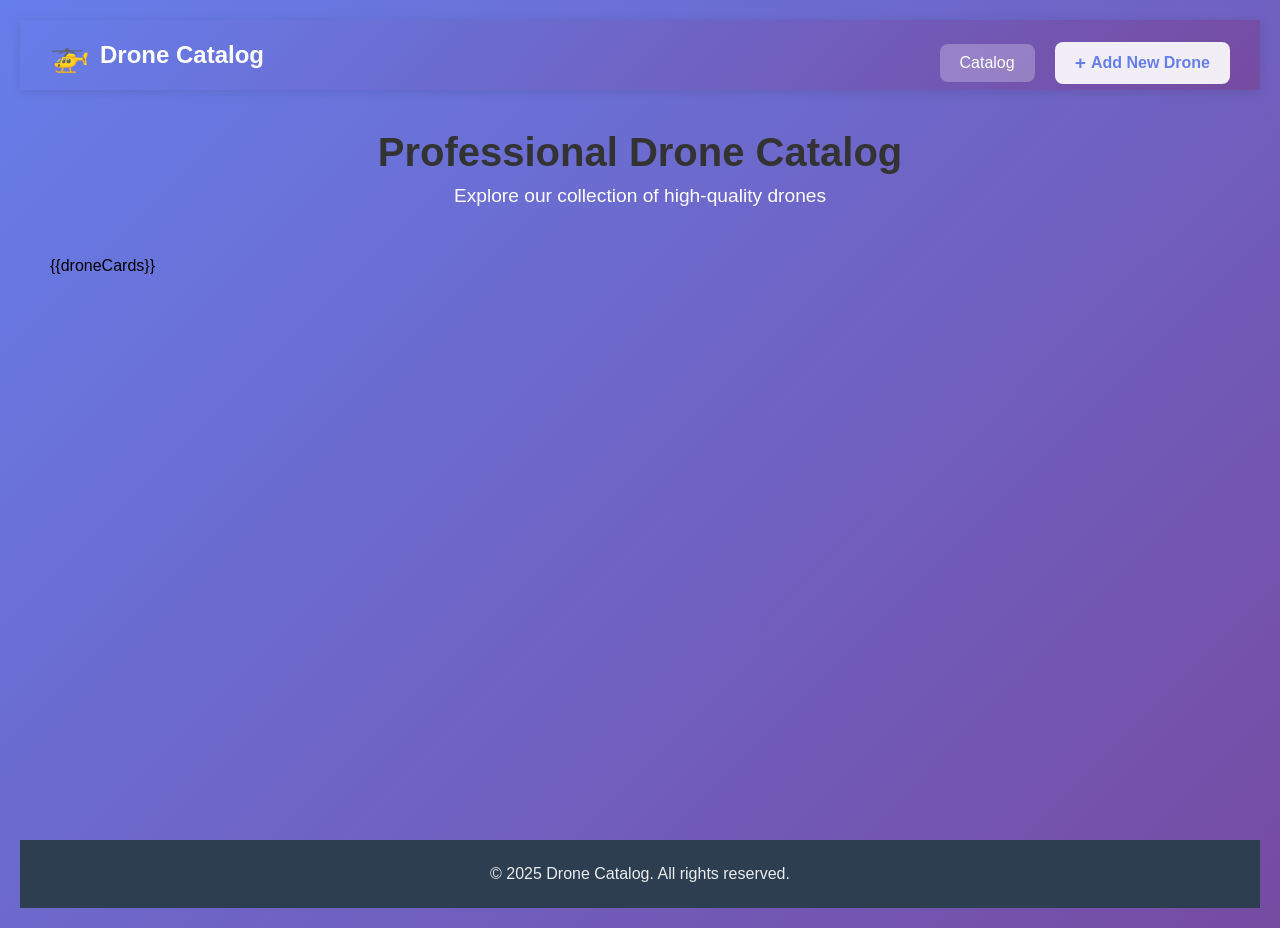
<file: Views/index.html>
﻿<!DOCTYPE html>
<html lang="en">
<head>
    <meta charset="UTF-8">
    <meta name="viewport" content="width=device-width, initial-scale=1.0">
    <title>Drone Catalog - Professional Drones</title>
    <link rel="stylesheet" href="/Views/styles.css">
</head>
<body>
    <nav class="navbar">
        <div class="nav-container">
            <div class="nav-logo">
                <span class="logo-icon">🚁</span>
                <span class="logo-text">Drone Catalog</span>
            </div>
            <div class="nav-links">
                <a href="/" class="nav-link active">Catalog</a>
                <a href="/addNewDrone" class="nav-link add-drone-btn">
                    <span>+</span> Add New Drone
                </a>
            </div>
        </div>
    </nav>

    <div class="page-container">
        <div class="page-header">
            <h1>Professional Drone Catalog</h1>
            <p class="subtitle">Explore our collection of high-quality drones</p>
        </div>

        <div class="droneCatalogue">
            {{droneCards}}
        </div>
    </div>

    <footer class="footer">
        <p>&copy; 2025 Drone Catalog. All rights reserved.</p>
    </footer>
</body>
</html>
</file>
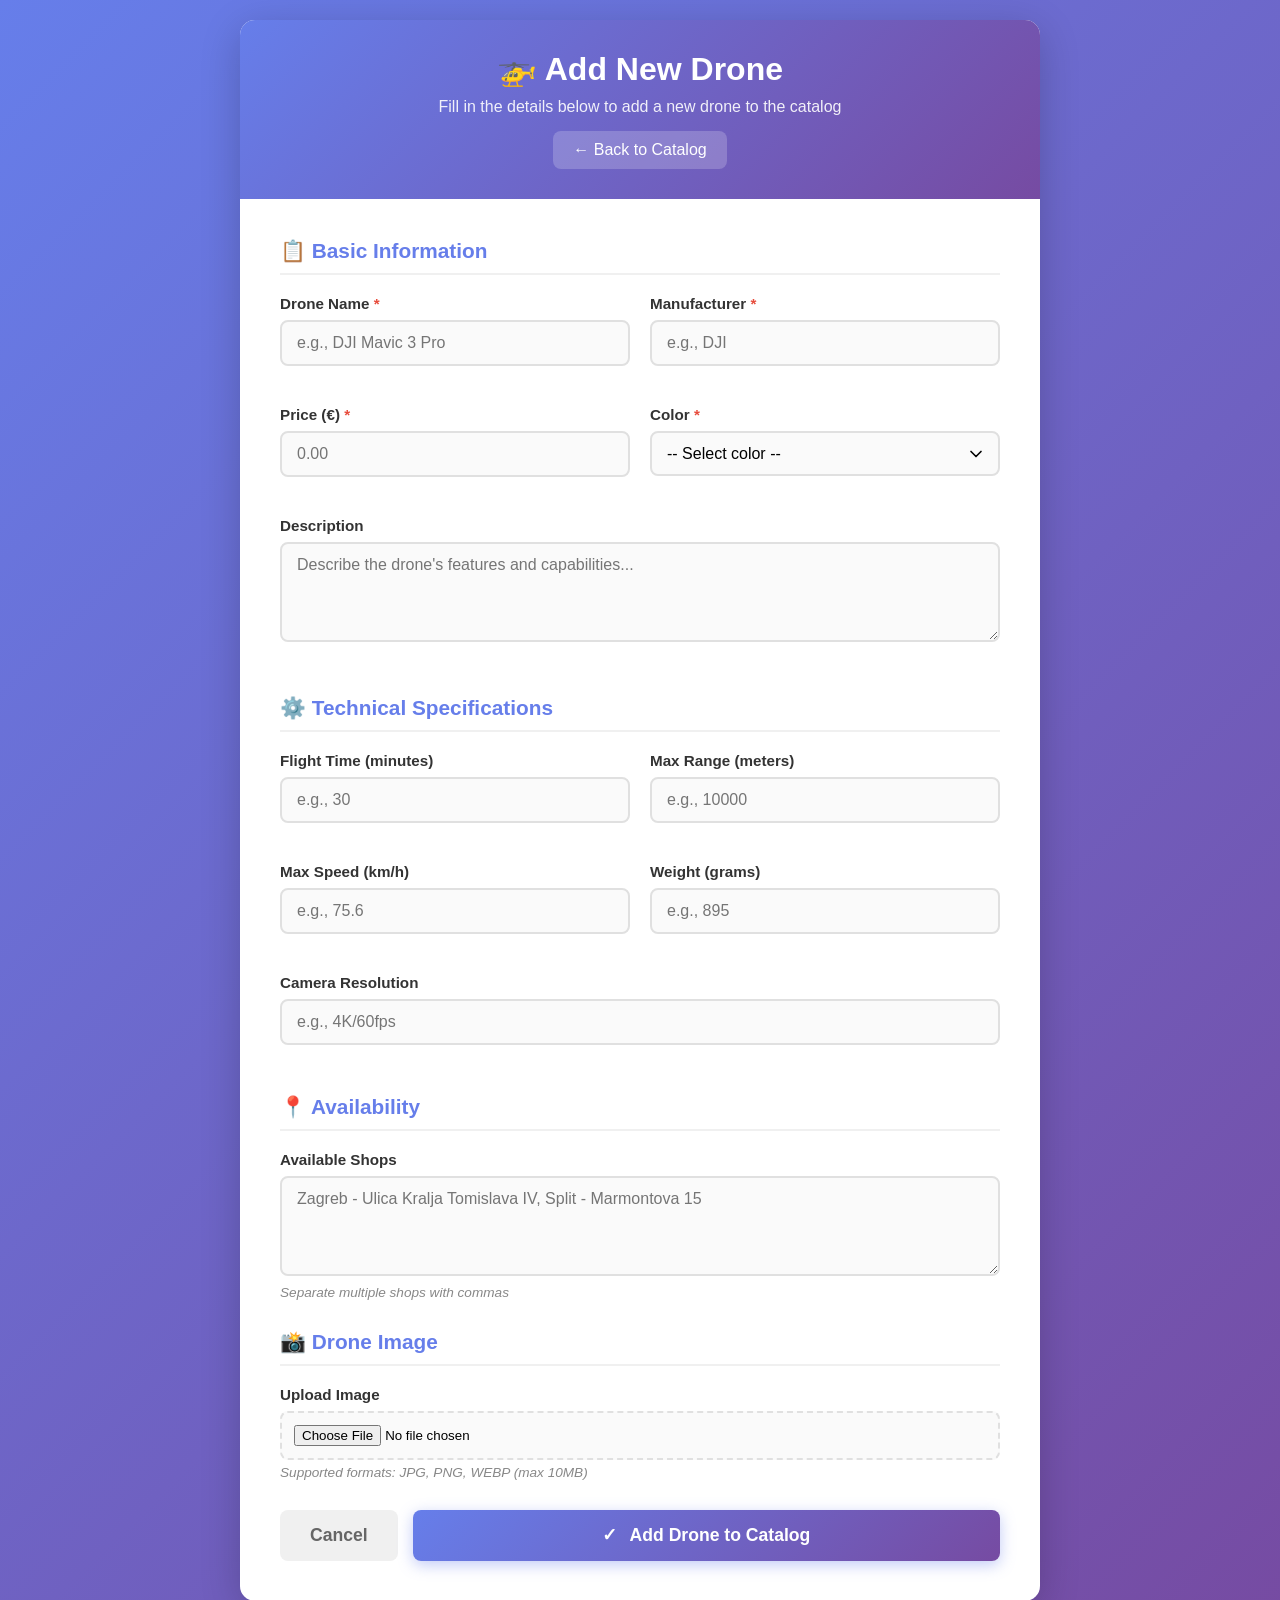
<file: Views/addNewDrone.html>
﻿<!DOCTYPE html>
<html lang="en">
<head>
    <meta charset="UTF-8">
    <meta name="viewport" content="width=device-width, initial-scale=1.0">
    <title>Add New Drone - Drone Catalog</title>
    <link rel="stylesheet" href="/Views/styles.css">
</head>
<body>
    <div class="container">
        <div class="header">
            <h1>🚁 Add New Drone</h1>
            <p>Fill in the details below to add a new drone to the catalog</p>
            <a href="/" class="nav-link">← Back to Catalog</a>
        </div>

        <form method="POST" action="addNewDrone" enctype="multipart/form-data">
            <div class="form-section">
                <h2>📋 Basic Information</h2>
                <div class="form-grid">
                    <div class="form-group">
                        <label>Drone Name <span class="required">*</span></label>
                        <input type="text" name="name" required placeholder="e.g., DJI Mavic 3 Pro">
                    </div>

                    <div class="form-group">
                        <label>Manufacturer <span class="required">*</span></label>
                        <input type="text" name="manufacturer" required placeholder="e.g., DJI">
                    </div>

                    <div class="form-group">
                        <label>Price (€) <span class="required">*</span></label>
                        <input type="number" name="price" step="0.01" required placeholder="0.00">
                    </div>

                    <div class="form-group">
                        <label>Color <span class="required">*</span></label>
                        <select name="colors" required>
                            <option value="">-- Select color --</option>
                            <option value="White">White</option>
                            <option value="Black">Black</option>
                            <option value="Grey">Grey</option>
                            <option value="Red">Red</option>
                            <option value="Blue">Blue</option>
                            <option value="Orange">Orange</option>
                        </select>
                    </div>

                    <div class="form-group full-width">
                        <label>Description</label>
                        <textarea required name="description" placeholder="Describe the drone's features and capabilities..."></textarea>
                    </div>
                </div>
            </div>

            <div class="form-section">
                <h2>⚙️ Technical Specifications</h2>
                <div class="form-grid">
                    <div class="form-group">
                        <label>Flight Time (minutes)</label>
                        <input required type="number" name="flightTime" placeholder="e.g., 30">
                    </div>

                    <div class="form-group">
                        <label>Max Range (meters)</label>
                        <input required type="number" name="maxRange" placeholder="e.g., 10000">
                    </div>

                    <div class="form-group">
                        <label>Max Speed (km/h)</label>
                        <input required type="number" name="maxSpeed" step="0.1" placeholder="e.g., 75.6">
                    </div>

                    <div class="form-group">
                        <label>Weight (grams)</label>
                        <input required type="number" name="weight" step="0.1" placeholder="e.g., 895">
                    </div>

                    <div class="form-group full-width">
                        <label>Camera Resolution</label>
                        <input required type="text" name="camera" placeholder="e.g., 4K/60fps">
                    </div>
                </div>
            </div>

            <div class="form-section">
                <h2>📍 Availability</h2>
                <div class="form-group">
                    <label>Available Shops</label>
                    <textarea required name="shops" placeholder="Zagreb - Ulica Kralja Tomislava IV, Split - Marmontova 15"></textarea>
                    <div class="input-hint">Separate multiple shops with commas</div>
                </div>
            </div>

            <div class="form-section">
                <h2>📸 Drone Image</h2>
                <div class="form-group">
                    <label>Upload Image</label>
                    <input required type="file" name="image" accept="image/*">
                    <div class="input-hint">Supported formats: JPG, PNG, WEBP (max 10MB)</div>
                </div>
            </div>

            <div class="button-group">
                <a href="/" class="cancel-btn">Cancel</a>
                <button type="submit">
                    <span class="icon">✓</span>
                    Add Drone to Catalog
                </button>
            </div>
        </form>
    </div>
</body>
</html>
</file>
<file: Views/styles.css>
﻿* {
    margin: 0;
    padding: 0;
    box-sizing: border-box;
}

body {
    font-family: 'Segoe UI', Tahoma, Geneva, Verdana, sans-serif;
    background: linear-gradient(135deg, #667eea 0%, #764ba2 100%);
    min-height: 100vh;
    padding: 20px;
}

.container {
    max-width: 800px;
    margin: 0 auto;
    background: white;
    border-radius: 15px;
    box-shadow: 0 10px 40px rgba(0, 0, 0, 0.2);
    overflow: hidden;
}

.header {
    background: linear-gradient(135deg, #667eea 0%, #764ba2 100%);
    color: white;
    padding: 30px;
    text-align: center;
}

.header h1 {
    font-size: 2rem;
    margin-bottom: 10px;
}

.header p {
    opacity: 0.9;
    font-size: 1rem;
}

.nav-link {
    display: inline-block;
    margin-top: 15px;
    padding: 10px 20px;
    background: rgba(255, 255, 255, 0.2);
    color: white;
    text-decoration: none;
    border-radius: 5px;
    transition: background 0.3s;
}

.nav-link:hover {
    background: rgba(255, 255, 255, 0.3);
}

form {
    padding: 40px;
}

.form-section {
    margin-bottom: 30px;
}

.form-section h2 {
    font-size: 1.3rem;
    color: #667eea;
    margin-bottom: 20px;
    padding-bottom: 10px;
    border-bottom: 2px solid #f0f0f0;
}

.form-grid {
    display: grid;
    grid-template-columns: 1fr 1fr;
    gap: 20px;
}

.form-group {
    margin-bottom: 20px;
}

.form-group.full-width {
    grid-column: 1 / -1;
}

label {
    display: block;
    font-weight: 600;
    color: #333;
    margin-bottom: 8px;
    font-size: 0.95rem;
}

label .required {
    color: #e74c3c;
}

input[type="text"],
input[type="number"],
select,
textarea {
    width: 100%;
    padding: 12px 15px;
    border: 2px solid #e0e0e0;
    border-radius: 8px;
    font-size: 1rem;
    font-family: inherit;
    transition: all 0.3s;
    background: #fafafa;
}

input[type="text"]:focus,
input[type="number"]:focus,
select:focus,
textarea:focus {
    outline: none;
    border-color: #667eea;
    background: white;
    box-shadow: 0 0 0 3px rgba(102, 126, 234, 0.1);
}

textarea {
    min-height: 100px;
    resize: vertical;
}

input[type="file"] {
    width: 100%;
    padding: 12px;
    border: 2px dashed #e0e0e0;
    border-radius: 8px;
    background: #fafafa;
    cursor: pointer;
    transition: all 0.3s;
}

input[type="file"]:hover {
    border-color: #667eea;
    background: #f0f4ff;
}

select {
    cursor: pointer;
    appearance: none;
    background-image: url("data:image/svg+xml;charset=UTF-8,%3csvg xmlns='http://www.w3.org/2000/svg' viewBox='0 0 24 24' fill='none' stroke='currentColor' stroke-width='2' stroke-linecap='round' stroke-linejoin='round'%3e%3cpolyline points='6 9 12 15 18 9'%3e%3c/polyline%3e%3c/svg%3e");
    background-repeat: no-repeat;
    background-position: right 12px center;
    background-size: 20px;
    padding-right: 40px;
}

.input-hint {
    font-size: 0.85rem;
    color: #888;
    margin-top: 5px;
    font-style: italic;
}

.button-group {
    display: flex;
    gap: 15px;
    margin-top: 30px;
}

button[type="submit"] {
    flex: 1;
    padding: 15px 30px;
    background: linear-gradient(135deg, #667eea 0%, #764ba2 100%);
    color: white;
    border: none;
    border-radius: 8px;
    font-size: 1.1rem;
    font-weight: 600;
    cursor: pointer;
    transition: all 0.3s;
    box-shadow: 0 4px 15px rgba(102, 126, 234, 0.4);
}

button[type="submit"]:hover {
    transform: translateY(-2px);
    box-shadow: 0 6px 20px rgba(102, 126, 234, 0.6);
}

button[type="submit"]:active {
    transform: translateY(0);
}

.cancel-btn {
    flex: 0 0 auto;
    padding: 15px 30px;
    background: #f0f0f0;
    color: #666;
    border: none;
    border-radius: 8px;
    font-size: 1.1rem;
    font-weight: 600;
    cursor: pointer;
    transition: all 0.3s;
    text-decoration: none;
    display: inline-block;
    text-align: center;
}

.cancel-btn:hover {
    background: #e0e0e0;
}

@media (max-width: 768px) {
    .form-grid {
        grid-template-columns: 1fr;
    }

    .header h1 {
        font-size: 1.5rem;
    }

    form {
        padding: 20px;
    }

    .button-group {
        flex-direction: column;
    }
}

/* Icon styling */
.icon {
    margin-right: 8px;
}

.navbar {
    background: linear-gradient(135deg, #667eea 0%, #764ba2 100%);
    box-shadow: 0 2px 10px rgba(0, 0, 0, 0.1);
    position: sticky;
    top: 0;
    z-index: 1000;
}

.nav-container {
    max-width: 1400px;
    margin: 0 auto;
    padding: 0 30px;
    display: flex;
    justify-content: space-between;
    align-items: center;
    height: 70px;
}

.nav-logo {
    display: flex;
    align-items: center;
    gap: 10px;
    color: white;
    font-size: 1.5rem;
    font-weight: bold;
}

.logo-icon {
    font-size: 2rem;
}

.nav-links {
    display: flex;
    gap: 20px;
    align-items: center;
}

.nav-link {
    color: white;
    text-decoration: none;
    padding: 10px 20px;
    border-radius: 8px;
    transition: all 0.3s;
    font-weight: 500;
}

.nav-link:hover {
    background: rgba(255, 255, 255, 0.2);
}

.nav-link.active {
    background: rgba(255, 255, 255, 0.25);
}

.add-drone-btn {
    background: rgba(255, 255, 255, 0.9);
    color: #667eea;
    font-weight: 600;
    display: flex;
    align-items: center;
    gap: 5px;
}

.add-drone-btn span {
    font-size: 1.2rem;
}

.add-drone-btn:hover {
    background: white;
    transform: translateY(-2px);
    box-shadow: 0 4px 15px rgba(0, 0, 0, 0.2);
}

.page-container {
    max-width: 1400px;
    margin: 0 auto;
    padding: 40px 30px;
    min-height: calc(100vh - 150px);
}

.page-header {
    text-align: center;
    margin-bottom: 50px;
}

.page-header h1 {
    font-size: 2.5rem;
    color: #333;
    margin-bottom: 10px;
}

.subtitle {
    font-size: 1.2rem;
    color: white;
}

.droneCatalogue {
    display: grid;
    grid-template-columns: repeat(3, 1fr);
    gap: 30px;
    margin-bottom: 50px;
}

.droneCard {
    background: white;
    border-radius: 12px;
    overflow: hidden;
    box-shadow: 0 4px 15px rgba(0, 0, 0, 0.1);
    transition: all 0.3s;
    text-decoration: none;
    color: inherit;
    display: block;
}

.droneCard:hover {
    transform: translateY(-8px);
    box-shadow: 0 8px 25px rgba(102, 126, 234, 0.3);
}

.droneCard img {
    width: 100%;
    height: 220px;
    object-fit: cover;
    background: #f5f5f5;
    border-bottom: 3px solid #667eea;
}

.drone-info {
    padding: 20px;
}

.drone-name {
    font-size: 1.3rem;
    font-weight: bold;
    color: #333;
    margin-bottom: 15px;
    display: block;
}

.drone-detail {
    display: flex;
    justify-content: space-between;
    padding: 8px 0;
    border-bottom: 1px solid #f0f0f0;
    font-size: 0.95rem;
}

.drone-detail:last-child {
    border-bottom: none;
}

.detail-label {
    color: #666;
    font-weight: 500;
}

.detail-value {
    color: #333;
    font-weight: 600;
}

.drone-price {
    margin-top: 15px;
    padding-top: 15px;
    border-top: 2px solid #f0f0f0;
    text-align: center;
}

.price-label {
    font-size: 0.9rem;
    color: #666;
    display: block;
    margin-bottom: 5px;
}

.price-value {
    font-size: 1.8rem;
    color: #667eea;
    font-weight: bold;
}

.footer {
    background: #2c3e50;
    color: white;
    text-align: center;
    padding: 25px;
    margin-top: auto;
}

.footer p {
    margin: 0;
    opacity: 0.9;
}

@media (max-width: 1200px) {
    .droneCatalogue {
        grid-template-columns: repeat(2, 1fr);
        gap: 25px;
    }
}

@media (max-width: 768px) {
    .nav-container {
        flex-direction: column;
        height: auto;
        padding: 15px 20px;
        gap: 15px;
    }

    .nav-links {
        width: 100%;
        justify-content: center;
    }

    .page-header h1 {
        font-size: 2rem;
    }

    .droneCatalogue {
        grid-template-columns: 1fr;
        gap: 20px;
    }

    .page-container {
        padding: 30px 20px;
    }
}

@media (max-width: 480px) {
    .nav-logo {
        font-size: 1.2rem;
    }

    .logo-icon {
        font-size: 1.5rem;
    }

    .page-header h1 {
        font-size: 1.5rem;
    }

    .subtitle {
        font-size: 1rem;
    }
}

.empty-state {
    text-align: center;
    padding: 80px 20px;
    color: #666;
}

.empty-state-icon {
    font-size: 5rem;
    margin-bottom: 20px;
    opacity: 0.3;
}

.empty-state h2 {
    font-size: 1.8rem;
    margin-bottom: 10px;
    color: #333;
}

.empty-state p {
    font-size: 1.1rem;
    margin-bottom: 30px;
}

.empty-state a {
    display: inline-block;
    padding: 15px 30px;
    background: linear-gradient(135deg, #667eea 0%, #764ba2 100%);
    color: white;
    text-decoration: none;
    border-radius: 8px;
    font-weight: 600;
    transition: all 0.3s;
}

.empty-state a:hover {
    transform: translateY(-2px);
    box-shadow: 0 6px 20px rgba(102, 126, 234, 0.4);
}


.breadcrumb {
    margin-bottom: 30px;
}

.breadcrumb a {
    color: #667eea;
    text-decoration: none;
    font-weight: 500;
    font-size: 1rem;
    transition: all 0.3s;
    display: inline-flex;
    align-items: center;
    gap: 5px;
    }

.breadcrumb a:hover {
    color: #764ba2;
    transform: translateX(-5px);
}

.detail-container {
    display: grid;
    grid-template-columns: 1fr 1.2fr;
    gap: 50px;
    background: white;
    padding: 40px;
    border-radius: 15px;
    box-shadow: 0 4px 20px rgba(0, 0, 0, 0.1);
    margin-bottom: 50px;
}

.detail-image-section {
    position: relative;
}

.main-image {
    width: 100%;
    border-radius: 12px;
    overflow: hidden;
    box-shadow: 0 4px 15px rgba(0, 0, 0, 0.15);
    background: #f5f5f5;
}

.main-image img {
    width: 100%;
    height: 500px;
    object-fit: cover;
    display: block;
}

.image-badge {
    position: absolute;
    top: 20px;
    right: 20px;
    background: rgba(255, 255, 255, 0.95);
    padding: 10px 20px;
    border-radius: 25px;
    box-shadow: 0 4px 10px rgba(0, 0, 0, 0.1);
}

.badge-color {
    font-weight: 600;
    color: #667eea;
}

.detail-info-section {
    display: flex;
    flex-direction: column;
    gap: 25px;
}

.detail-title {
    font-size: 2.5rem;
    color: #333;
    margin: 0;
    line-height: 1.2;
}

.detail-manufacturer {
    font-size: 1.2rem;
    color: #667eea;
    font-weight: 600;
    margin: 0;
}

.detail-price-section {
    display: flex;
    align-items: center;
    gap: 20px;
    padding: 20px 0;
    border-top: 2px solid #f0f0f0;
    border-bottom: 2px solid #f0f0f0;
}

.detail-price {
    font-size: 3rem;
    font-weight: bold;
    color: #764ba2;
}

.detail-availability {
    background: #28a745;
    color: white;
    padding: 8px 16px;
    border-radius: 20px;
    font-size: 0.9rem;
    font-weight: 600;
}

.detail-description h3 {
    color: #333;
    font-size: 1.3rem;
    margin-bottom: 10px;
}

.detail-description p {
    color: #666;
    line-height: 1.8;
    font-size: 1.05rem;
}

.specs-section h3 {
    color: #333;
    font-size: 1.3rem;
    margin-bottom: 20px;
}

.specs-grid {
    display: grid;
    grid-template-columns: repeat(2, 1fr);
    gap: 15px;
}

.spec-item {
    display: flex;
    align-items: center;
    gap: 15px;
    background: #f8f9fa;
    padding: 15px;
    border-radius: 10px;
    border-left: 4px solid #667eea;
    transition: all 0.3s;
}

.spec-item:hover {
    background: #e8ecff;
    transform: translateX(5px);
}

.spec-icon {
    font-size: 1.8rem;
}

.spec-content {
    display: flex;
    flex-direction: column;
}

.spec-label {
    font-size: 0.85rem;
    color: #888;
    font-weight: 500;
}

.spec-value {
    font-size: 1.1rem;
    color: #333;
    font-weight: 600;
}

.availability-section h3 {
    color: #333;
    font-size: 1.3rem;
    margin-bottom: 15px;
}

.shop-list {
    display: flex;
    flex-direction: column;
    gap: 10px;
}

.shop-item {
    display: flex;
    align-items: center;
    gap: 10px;
    padding: 12px 15px;
    background: #f8f9fa;
    border-radius: 8px;
    border-left: 3px solid #667eea;
}

.shop-icon {
    font-size: 1.2rem;
}

.shop-name {
    color: #333;
    font-weight: 500;
}

.action-buttons {
    display: flex;
    gap: 15px;
    margin-top: 10px;
}

.btn-primary,
.btn-secondary {
    flex: 1;
    padding: 15px 30px;
    border-radius: 8px;
    font-size: 1.1rem;
    font-weight: 600;
    text-align: center;
    text-decoration: none;
    border: none;
    cursor: pointer;
    transition: all 0.3s;
}

.btn-primary {
    background: linear-gradient(135deg, #667eea 0%, #764ba2 100%);
    color: white;
    box-shadow: 0 4px 15px rgba(102, 126, 234, 0.4);
}

.btn-primary:hover {
    transform: translateY(-2px);
    box-shadow: 0 6px 20px rgba(102, 126, 234, 0.6);
}

.btn-secondary {
    background: #f0f0f0;
    color: #666;
}
.btn-secondary:hover {
    background: #e0e0e0;
}

@media (max-width: 1024px) {
    .detail-container {
        grid-template-columns: 1fr;
        gap: 30px;
    }

    .main-image img {
        height: 400px;
    }

    .detail-title {
        font-size: 2rem;
    }

    .detail-price {
        font-size: 2.5rem;
    }
}

@media (max-width: 768px) {
    .specs-grid {
        grid-template-columns: 1fr;
    }

    .action-buttons {
        flex-direction: column;
    }

    .main-image img {
        height: 300px;
    }

    .detail-container {
        padding: 20px;
    }

    .detail-title {
        font-size: 1.5rem;
    }

    .detail-price {
        font-size: 2rem;
    }
}
</file>
